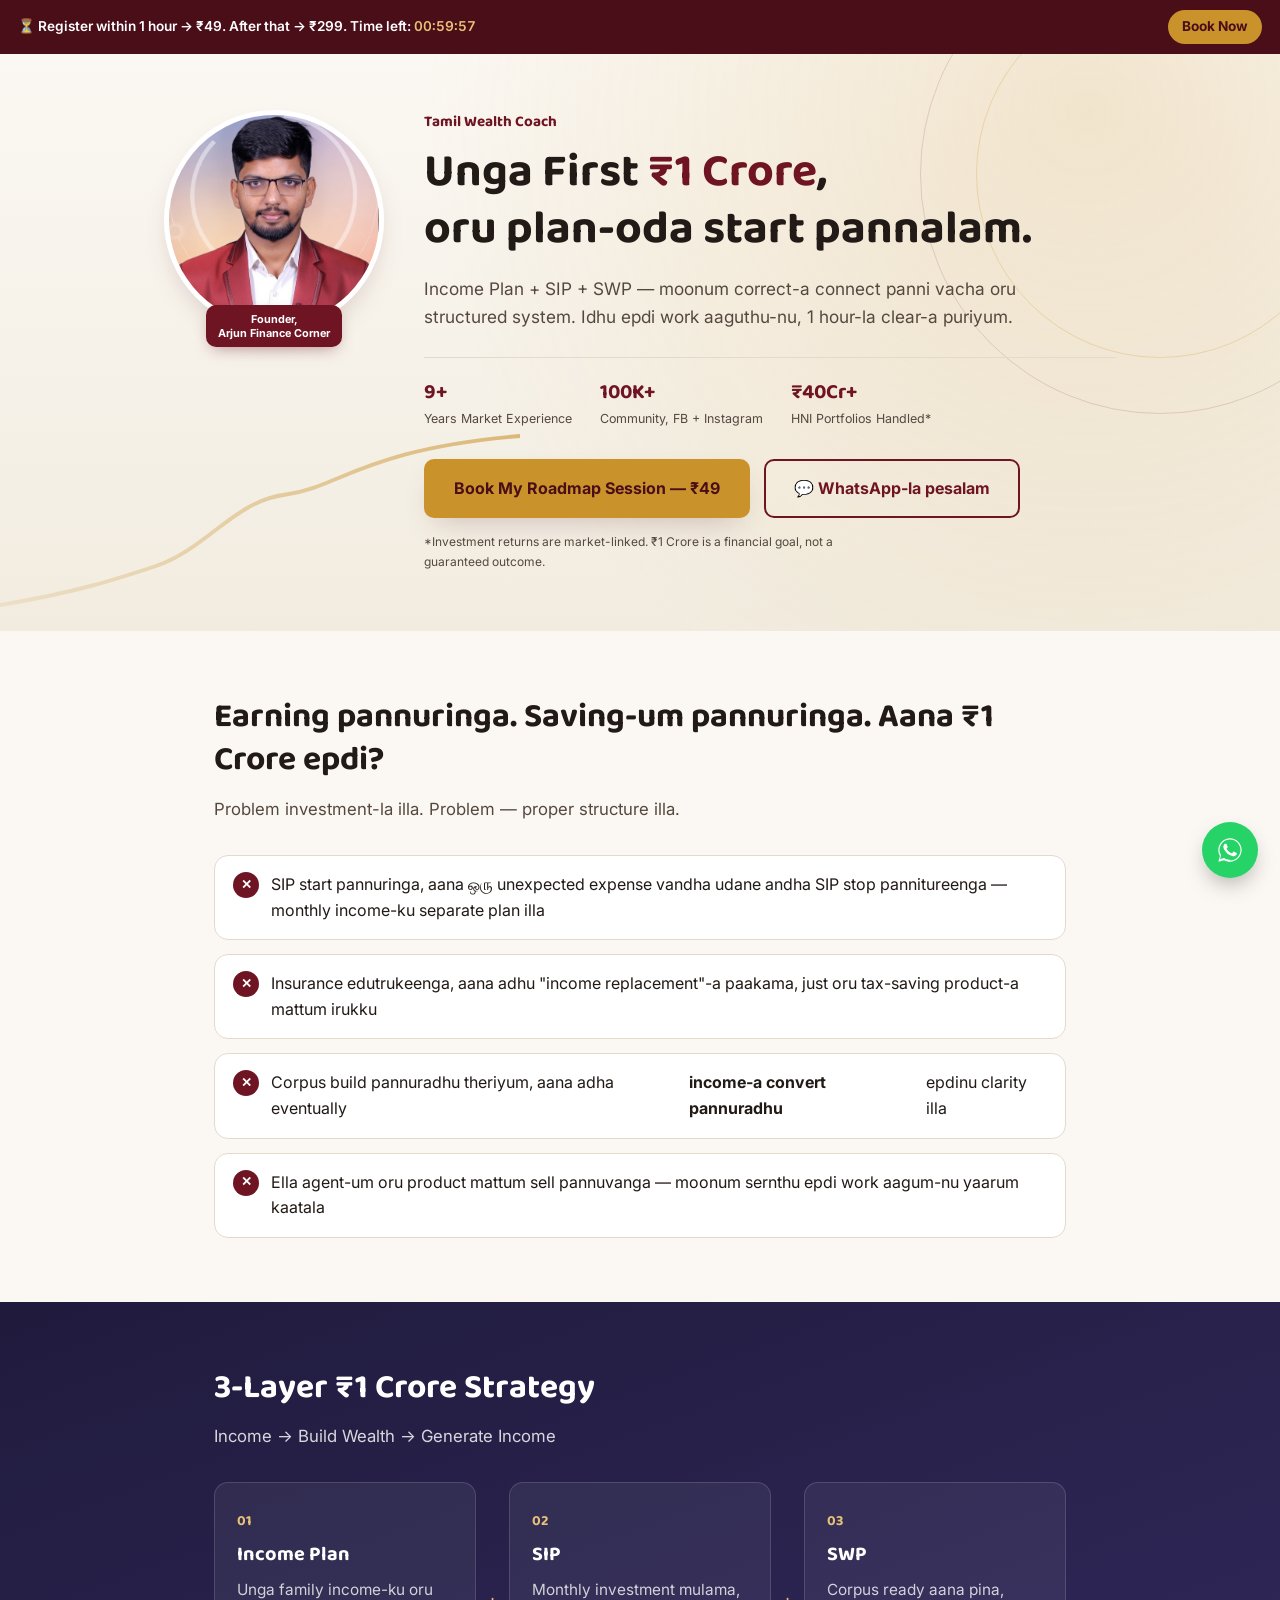
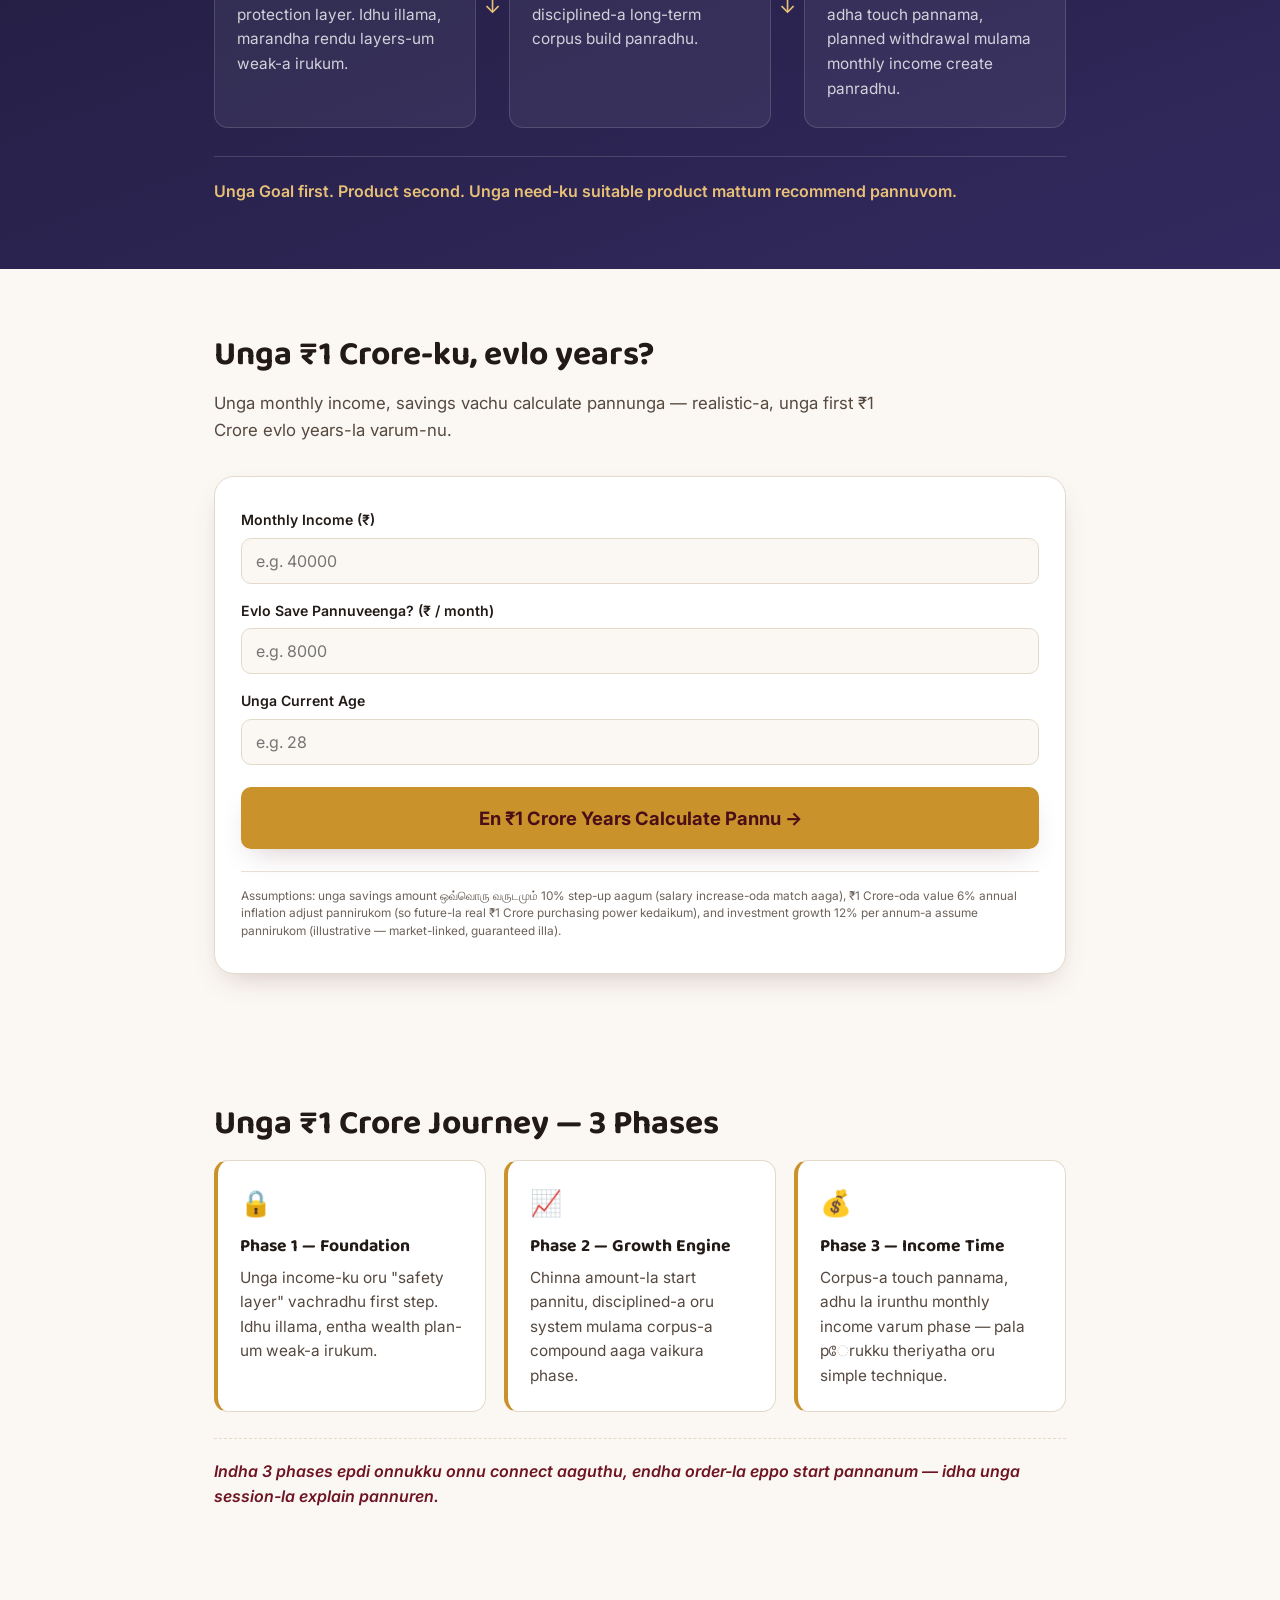
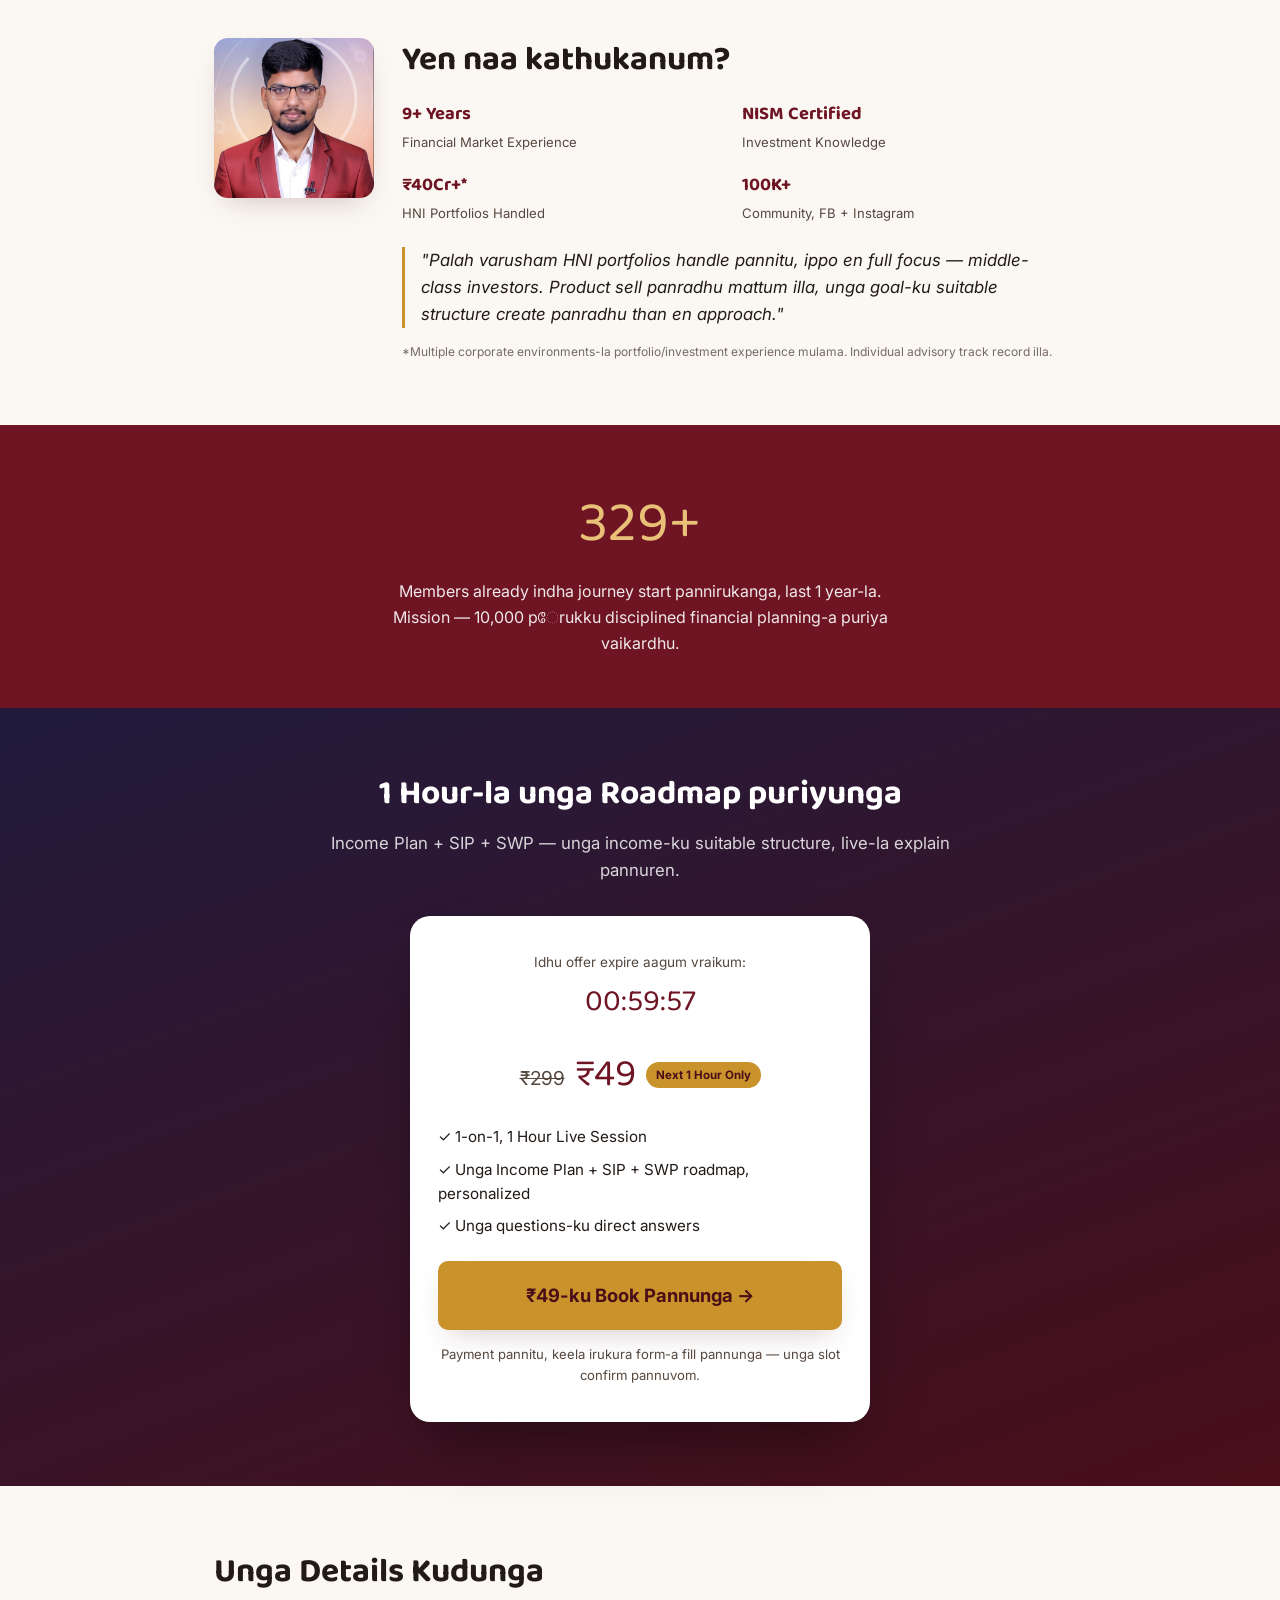
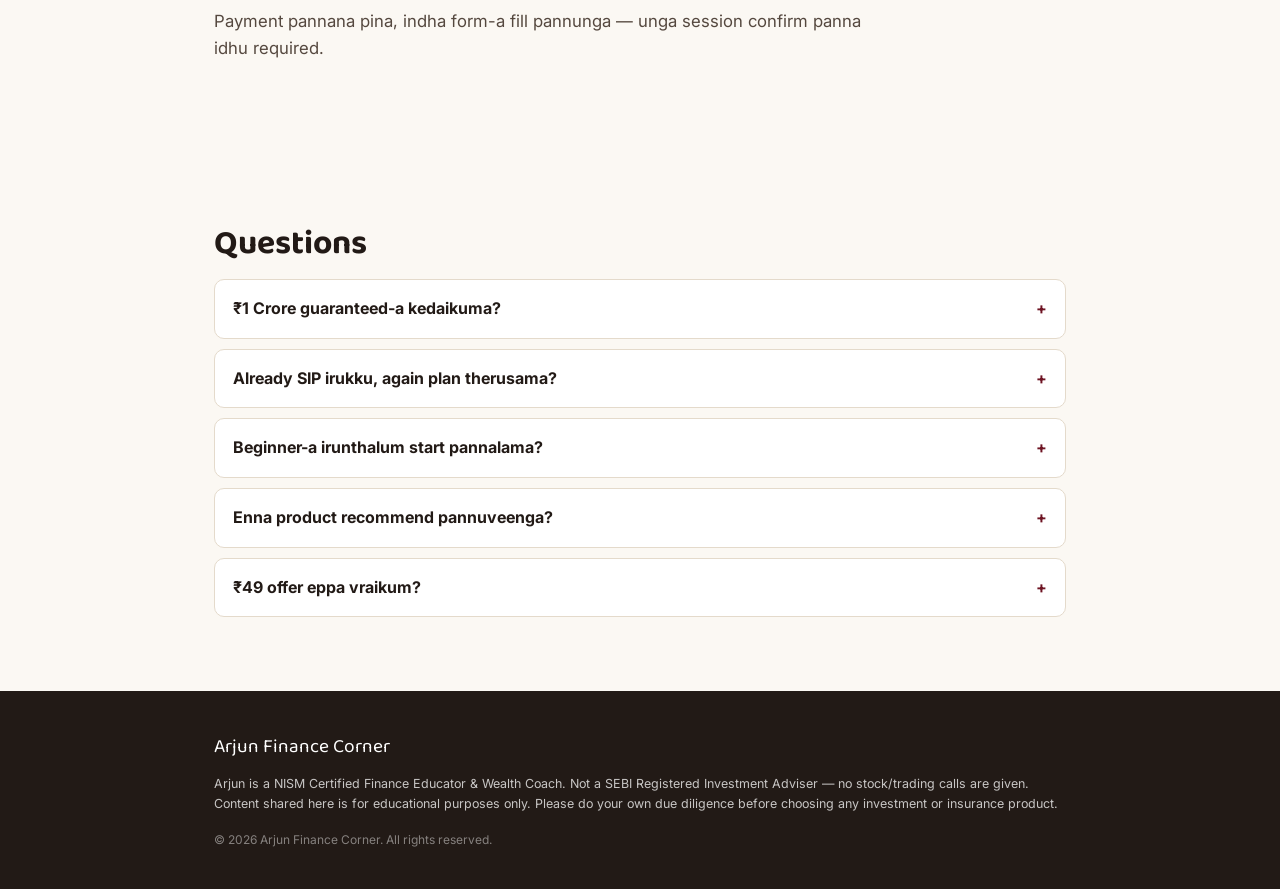
<file: index.html>
<!DOCTYPE html>
<html lang="en">
<head>
<meta charset="UTF-8">
<meta name="viewport" content="width=device-width, initial-scale=1.0">
<title>Arjun Finance Corner — Your First ₹1 Crore Journey</title>
<meta name="description" content="Income Plan + SIP + SWP — 3 layers combined-a your first ₹1 Crore-ku oru structured plan. Founder, Arjun Finance Corner.">
<link rel="preconnect" href="https://fonts.googleapis.com">
<link rel="preconnect" href="https://fonts.gstatic.com" crossorigin>
<link href="https://fonts.googleapis.com/css2?family=Baloo+Thambi+2:wght@500;600;700;800&family=Inter:wght@400;500;600;700;800&display=swap" rel="stylesheet">
<link rel="stylesheet" href="style.css">
</head>
<body>

<!-- ===== STICKY URGENCY STRIP ===== -->
<div class="urgency-strip" id="urgencyStrip">
  <span class="urgency-strip__text">⏳ Register within 1 hour → ₹49. After that → <span id="stripPriceAfter">₹299</span>. Time left: <span id="stripTimer">--:--:--</span></span>
  <a href="#offer" class="urgency-strip__cta">Book Now</a>
</div>

<!-- ===== HERO ===== -->
<header class="hero">
  <div class="hero__bg-ring" aria-hidden="true"></div>
  <svg class="hero__growth-line" viewBox="0 0 400 160" aria-hidden="true">
    <path d="M0,140 C60,130 90,120 120,110 C160,96 180,60 220,55 C260,50 280,20 400,10" stroke="url(#goldGrad)" stroke-width="3" fill="none" stroke-linecap="round"/>
    <defs>
      <linearGradient id="goldGrad" x1="0" y1="0" x2="1" y2="0">
        <stop offset="0%" stop-color="#C9922B" stop-opacity="0.15"/>
        <stop offset="100%" stop-color="#C9922B" stop-opacity="0.65"/>
      </linearGradient>
    </defs>
  </svg>
  <div class="hero__inner">
    <div class="hero__photo-wrap">
      <img src="asserts/arjun-photo.jpg" alt="Arjun — Founder, Arjun Finance Corner" class="hero__photo">
      <div class="hero__badge">Founder,<br>Arjun Finance Corner</div>
    </div>
    <div class="hero__content">
      <p class="hero__kicker">Tamil Wealth Coach</p>
      <h1 class="hero__headline">Unga First <span class="hero__crore">₹1 Crore</span>,<br>oru plan-oda start pannalam.</h1>
      <p class="hero__sub">Income Plan + SIP + SWP — moonum correct-a connect panni vacha oru structured system. Idhu epdi work aaguthu-nu, 1 hour-la clear-a puriyum.</p>
      <div class="hero__stats">
        <div class="hero__stat"><strong>9+</strong><span>Years Market Experience</span></div>
        <div class="hero__stat"><strong>100K+</strong><span>Community, FB + Instagram</span></div>
        <div class="hero__stat"><strong>₹40Cr+</strong><span>HNI Portfolios Handled*</span></div>
      </div>
      <div class="hero__ctas">
        <a href="#offer" class="btn btn--primary">Book My Roadmap Session — ₹49</a>
        <a href="#" class="btn btn--ghost" id="whatsappCta">💬 WhatsApp-la pesalam</a>
      </div>
      <p class="hero__disclaimer">*Investment returns are market-linked. ₹1 Crore is a financial goal, not a guaranteed outcome.</p>
    </div>
  </div>
</header>

<!-- ===== PROBLEM ===== -->
<section class="section problem">
  <div class="section__inner">
    <h2 class="section__title">Earning pannuringa. Saving-um pannuringa. Aana ₹1 Crore epdi?</h2>
    <p class="section__lead">Problem investment-la illa. Problem — proper structure illa.</p>
    <ul class="problem__list">
      <li><span class="problem__mark">✕</span>SIP start pannuringa, aana ஒரு unexpected expense vandha udane andha SIP stop pannitureenga — monthly income-ku separate plan illa</li>
      <li><span class="problem__mark">✕</span>Insurance edutrukeenga, aana adhu "income replacement"-a paakama, just oru tax-saving product-a mattum irukku</li>
      <li><span class="problem__mark">✕</span>Corpus build pannuradhu theriyum, aana adha eventually <strong>income-a convert pannuradhu</strong> epdinu clarity illa</li>
      <li><span class="problem__mark">✕</span>Ella agent-um oru product mattum sell pannuvanga — moonum sernthu epdi work aagum-nu yaarum kaatala</li>
    </ul>
  </div>
</section>

<!-- ===== FRAMEWORK / SOLUTION ===== -->
<section class="section framework" id="framework">
  <div class="section__inner">
    <h2 class="section__title section__title--light">3-Layer ₹1 Crore Strategy</h2>
    <p class="section__lead section__lead--light">Income → Build Wealth → Generate Income</p>
    <div class="framework__grid">
      <div class="framework__card">
        <div class="framework__num">01</div>
        <h3>Income Plan</h3>
        <p>Unga family income-ku oru protection layer. Idhu illama, marandha rendu layers-um weak-a irukum.</p>
      </div>
      <div class="framework__arrow" aria-hidden="true">↓</div>
      <div class="framework__card">
        <div class="framework__num">02</div>
        <h3>SIP</h3>
        <p>Monthly investment mulama, disciplined-a long-term corpus build panradhu.</p>
      </div>
      <div class="framework__arrow" aria-hidden="true">↓</div>
      <div class="framework__card">
        <div class="framework__num">03</div>
        <h3>SWP</h3>
        <p>Corpus ready aana pina, adha touch pannama, planned withdrawal mulama monthly income create panradhu.</p>
      </div>
    </div>
    <p class="framework__note">Unga Goal first. Product second. Unga need-ku suitable product mattum recommend pannuvom.</p>
  </div>
</section>

<!-- ===== CALCULATOR ===== -->
<section class="section calculator" id="calculator">
  <div class="section__inner">
    <h2 class="section__title">Unga ₹1 Crore-ku, evlo years?</h2>
    <p class="section__lead">Unga monthly income, savings vachu calculate pannunga — realistic-a, unga first ₹1 Crore evlo years-la varum-nu.</p>

    <div class="calculator__card">
      <div class="calculator__inputs">
        <label class="calculator__field">
          <span>Monthly Income (₹)</span>
          <input type="number" id="calcIncome" placeholder="e.g. 40000" min="0">
        </label>
        <label class="calculator__field">
          <span>Evlo Save Pannuveenga? (₹ / month)</span>
          <input type="number" id="calcSavings" placeholder="e.g. 8000" min="0">
        </label>
        <label class="calculator__field">
          <span>Unga Current Age</span>
          <input type="number" id="calcAge" placeholder="e.g. 28" min="18" max="65">
        </label>
      </div>
      <button class="btn btn--primary btn--large" id="calcButton">En ₹1 Crore Years Calculate Pannu →</button>

      <div class="calculator__result" id="calcResult" hidden>
        <div class="calculator__result-main">
          <span class="calculator__result-number" id="calcYears">--</span>
          <span class="calculator__result-label">years work pannina, unga ₹1 Crore reach aagum</span>
        </div>
        <p class="calculator__result-sub" id="calcAgeText"></p>
        <p class="calculator__result-cta">Idha faster-a achieve panna, unga structure-la enna change pannanum-nu — session-la personally kaatren.</p>
        <a href="#offer" class="btn btn--ghost calculator__result-btn">En Roadmap Book Pannu — ₹49</a>
      </div>

      <p class="calculator__assumptions">
        Assumptions: unga savings amount ஒவ்வொரு வருடமும் 10% step-up aagum (salary increase-oda match aaga), ₹1 Crore-oda value 6% annual inflation adjust pannirukom (so future-la real ₹1 Crore purchasing power kedaikum), and investment growth 12% per annum-a assume pannirukom (illustrative — market-linked, guaranteed illa).
      </p>
    </div>
  </div>
</section>

<!-- ===== ROADMAP (curiosity, not full reveal) ===== -->
<section class="section roadmap">
  <div class="section__inner">
    <h2 class="section__title">Unga ₹1 Crore Journey — 3 Phases</h2>
    <div class="roadmap__grid">
      <div class="roadmap__phase">
        <span class="roadmap__icon">🔒</span>
        <h3>Phase 1 — Foundation</h3>
        <p>Unga income-ku oru "safety layer" vachradhu first step. Idhu illama, entha wealth plan-um weak-a irukum.</p>
      </div>
      <div class="roadmap__phase">
        <span class="roadmap__icon">📈</span>
        <h3>Phase 2 — Growth Engine</h3>
        <p>Chinna amount-la start pannitu, disciplined-a oru system mulama corpus-a compound aaga vaikura phase.</p>
      </div>
      <div class="roadmap__phase">
        <span class="roadmap__icon">💰</span>
        <h3>Phase 3 — Income Time</h3>
        <p>Corpus-a touch pannama, adhu la irunthu monthly income varum phase — pala pேrukku theriyatha oru simple technique.</p>
      </div>
    </div>
    <p class="roadmap__hook">Indha 3 phases epdi onnukku onnu connect aaguthu, endha order-la eppo start pannanum — idha unga session-la explain pannuren.</p>
  </div>
</section>

<!-- ===== AUTHORITY ===== -->
<section class="section authority">
  <div class="section__inner authority__inner">
    <img src="asserts/arjun-photo.jpg" alt="Arjun" class="authority__photo">
    <div class="authority__content">
      <h2 class="section__title">Yen naa kathukanum?</h2>
      <div class="authority__grid">
        <div class="authority__stat"><strong>9+ Years</strong><span>Financial Market Experience</span></div>
        <div class="authority__stat"><strong>NISM Certified</strong><span>Investment Knowledge</span></div>
        <div class="authority__stat"><strong>₹40Cr+*</strong><span>HNI Portfolios Handled</span></div>
        <div class="authority__stat"><strong>100K+</strong><span>Community, FB + Instagram</span></div>
      </div>
      <p class="authority__story">"Palah varusham HNI portfolios handle pannitu, ippo en full focus — middle-class investors. Product sell panradhu mattum illa, unga goal-ku suitable structure create panradhu than en approach."</p>
      <p class="authority__fine">*Multiple corporate environments-la portfolio/investment experience mulama. Individual advisory track record illa.</p>
    </div>
  </div>
</section>

<!-- ===== MISSION ===== -->
<section class="section mission">
  <div class="section__inner mission__inner">
    <div class="mission__number">329+</div>
    <p class="mission__text">Members already indha journey start pannirukanga, last 1 year-la. Mission — 10,000 pேrukku disciplined financial planning-a puriya vaikardhu.</p>
  </div>
</section>

<!-- ===== OFFER / CTA ===== -->
<section class="section offer" id="offer">
  <div class="section__inner offer__inner">
    <h2 class="section__title section__title--light">1 Hour-la unga Roadmap puriyunga</h2>
    <p class="section__lead section__lead--light">Income Plan + SIP + SWP — unga income-ku suitable structure, live-la explain pannuren.</p>

    <div class="offer__card">
      <div class="offer__timer">
        <p class="offer__timer-label">Idhu offer expire aagum vraikum:</p>
        <div class="offer__timer-count" id="offerTimer">--:--:--</div>
      </div>
      <div class="offer__price">
        <span class="offer__price-old">₹299</span>
        <span class="offer__price-new">₹49</span>
        <span class="offer__price-tag">Next 1 Hour Only</span>
      </div>
      <ul class="offer__includes">
        <li>✓ 1-on-1, 1 Hour Live Session</li>
        <li>✓ Unga Income Plan + SIP + SWP roadmap, personalized</li>
        <li>✓ Unga questions-ku direct answers</li>
      </ul>
      <a href="https://rzp.io/rzp/xrOx9kT" target="_blank" rel="noopener" class="btn btn--primary btn--large">₹49-ku Book Pannunga →</a>
      <p class="offer__note">Payment pannitu, keela irukura form-a fill pannunga — unga slot confirm pannuvom.</p>
    </div>
  </div>
</section>

<!-- ===== LEAD FORM ===== -->
<section class="section lead-form" id="register">
  <div class="section__inner">
    <h2 class="section__title">Unga Details Kudunga</h2>
    <p class="section__lead">Payment pannana pina, indha form-a fill pannunga — unga session confirm panna idhu required.</p>

    <!--
      GOOGLE FORM EMBED — REPLACE THIS
      ---------------------------------
      1. Create a Google Form with fields: Name, Phone Number, Age, Yearly Investable Amount
      2. Link the form's responses to a Google Sheet (Responses tab -> link to Sheets icon)
      3. Get the form's embed link: Send -> <> (embed) -> copy the src URL
      4. Paste that URL below, replacing YOUR_GOOGLE_FORM_EMBED_URL

      Alternative: if you're collecting details via Razorpay itself (custom fields
      on the payment page), you can remove this whole iframe block and instead
      link straight to your Razorpay page from the Offer section above.
    -->
  <!--  <div class="lead-form__frame-wrap">
      <iframe src="YOUR_GOOGLE_FORM_EMBED_URL" width="100%" height="700" frameborder="0" title="Registration Form">Loading form…</iframe>
    </div> 
    -->
  </div>
</section>

<!-- ===== FAQ ===== -->
<section class="section faq">
  <div class="section__inner">
    <h2 class="section__title">Questions</h2>
    <details class="faq__item">
      <summary>₹1 Crore guaranteed-a kedaikuma?</summary>
      <p>Illa. ₹1 Crore oru financial goal. Actual outcome investment performance, contributions, time matrum vera factors-a depend pannirukum.</p>
    </details>
    <details class="faq__item">
      <summary>Already SIP irukku, again plan therusama?</summary>
      <p>Existing investments-a review pannitu, avanga unga goal-ku align aagurangala-nu paakalam.</p>
    </details>
    <details class="faq__item">
      <summary>Beginner-a irunthalum start pannalama?</summary>
      <p>Yes. Unga current financial position matrum goal-oda base pannitu plan build pannalam.</p>
    </details>
    <details class="faq__item">
      <summary>Enna product recommend pannuveenga?</summary>
      <p>Unga goal matrum suitability-a base pannitu, appropriate options mattum consider pannuvom.</p>
    </details>
    <details class="faq__item">
      <summary>₹49 offer eppa vraikum?</summary>
      <p>Neenga page open pannina 1 hour-ku ulla register pannina ₹49. Adhukku aprom regular price ₹299 apply aagum.</p>
    </details>
  </div>
</section>

<!-- ===== FOOTER ===== -->
<footer class="footer">
  <div class="section__inner footer__inner">
    <p class="footer__brand">Arjun Finance Corner</p>
    <p class="footer__disclaimer">Arjun is a NISM Certified Finance Educator &amp; Wealth Coach. Not a SEBI Registered Investment Adviser — no stock/trading calls are given. Content shared here is for educational purposes only. Please do your own due diligence before choosing any investment or insurance product.</p>
    <p class="footer__copy">© <span id="year"></span> Arjun Finance Corner. All rights reserved.</p>
  </div>
</footer>

<!-- ===== FLOATING WHATSAPP BUTTON ===== -->
<a href="#" id="whatsappFloat" class="whatsapp-float" target="_blank" rel="noopener" aria-label="Chat on WhatsApp">
  <svg viewBox="0 0 24 24" width="28" height="28" fill="white"><path d="M17.5 14.4c-.3-.1-1.7-.9-2-1-.3-.1-.5-.1-.7.1-.2.3-.8 1-.9 1.2-.2.2-.3.2-.6.1-.3-.1-1.3-.5-2.4-1.5-.9-.8-1.5-1.8-1.7-2.1-.2-.3 0-.5.1-.6.1-.1.3-.3.4-.5.1-.2.2-.3.3-.5.1-.2 0-.4 0-.5C10 9 9.4 7.6 9.1 7c-.2-.5-.4-.4-.6-.4h-.5c-.2 0-.5.1-.7.3-.2.3-1 1-1 2.4s1 2.8 1.1 3c.1.2 2 3.1 4.9 4.3.7.3 1.2.5 1.6.6.7.2 1.3.2 1.8.1.5-.1 1.7-.7 2-1.4.2-.7.2-1.2.1-1.3-.1-.1-.3-.2-.6-.3z"/><path d="M12 2C6.5 2 2 6.5 2 12c0 1.9.5 3.6 1.4 5.2L2 22l4.9-1.3c1.5.8 3.3 1.3 5.1 1.3 5.5 0 10-4.5 10-10S17.5 2 12 2zm0 18.3c-1.7 0-3.3-.5-4.7-1.3l-.3-.2-3.5 1 .9-3.4-.2-.4C3.5 14.6 3 13.3 3 12 3 7.1 7.1 3 12 3s9 4.1 9 9-4.1 9-9 9z"/></svg>
</a>

<script src="script.js"></script>
<script>document.getElementById('year').textContent = new Date().getFullYear();</script>
</body>
</html>
</file>
<file: style.css>
/* ===================================================================
   ARJUN FINANCE CORNER — Landing Page
   Palette: maroon (from brand blazer) + gold (wealth/Tamil festive cue)
             on warm ivory, with deep indigo for the framework section.
=================================================================== */

:root{
  --maroon: #6E1423;
  --maroon-dark: #4A0E18;
  --gold: #C9922B;
  --gold-light: #E8C077;
  --indigo: #201B3D;
  --indigo-light: #322A5E;
  --ivory: #FBF8F3;
  --ivory-deep: #F2ECE0;
  --ink: #221A16;
  --ink-soft: #55483F;
  --line: #E4DACB;
  --white: #FFFFFF;

  --font-head: 'Baloo Thambi 2', sans-serif;
  --font-body: 'Inter', sans-serif;

  --radius: 14px;
  --shadow: 0 12px 30px -12px rgba(74,14,24,0.25);
}

*{box-sizing:border-box; margin:0; padding:0;}

html{scroll-behavior:smooth;}

body{
  font-family: var(--font-body);
  color: var(--ink);
  background: var(--ivory);
  line-height: 1.6;
  -webkit-font-smoothing: antialiased;
}

h1,h2,h3{ font-family: var(--font-head); font-weight: 700; color: var(--ink); }

.section__inner{
  max-width: 900px;
  margin: 0 auto;
  padding: 64px 24px;
}

.section__title{
  font-size: clamp(1.5rem, 4vw, 2.1rem);
  line-height: 1.3;
  margin-bottom: 14px;
}
.section__title--light{ color: var(--white); }

.section__lead{
  font-size: 1.05rem;
  color: var(--ink-soft);
  margin-bottom: 32px;
  max-width: 60ch;
}
.section__lead--light{ color: rgba(255,255,255,0.82); }

/* ---------- Buttons ---------- */
.btn{
  display:inline-block;
  font-family: var(--font-body);
  font-weight: 700;
  font-size: 1rem;
  text-decoration:none;
  padding: 15px 28px;
  border-radius: 10px;
  transition: transform .15s ease, box-shadow .15s ease;
  border: 2px solid transparent;
}
.btn:hover{ transform: translateY(-2px); }
.btn--primary{
  background: var(--gold);
  color: var(--maroon-dark);
  box-shadow: var(--shadow);
}
.btn--primary:hover{ box-shadow: 0 16px 34px -10px rgba(201,146,43,0.5); }
.btn--ghost{
  background: transparent;
  border-color: rgba(255,255,255,0.55);
  color: var(--white);
}
.btn--large{ font-size: 1.15rem; padding: 18px 36px; width: 100%; text-align:center; }

/* ---------- Urgency strip ---------- */
.urgency-strip{
  position: sticky; top:0; z-index: 50;
  background: var(--maroon-dark);
  color: var(--white);
  display:flex; align-items:center; justify-content:space-between; gap:12px;
  padding: 10px 18px;
  font-size: 0.85rem;
}
.urgency-strip__text{ font-weight:600; }
#stripTimer{ color: var(--gold-light); font-variant-numeric: tabular-nums; }
.urgency-strip__cta{
  background: var(--gold); color: var(--maroon-dark);
  padding: 6px 14px; border-radius: 20px; font-weight:700;
  text-decoration:none; white-space:nowrap;
}

/* ---------- Hero ---------- */
.hero{
  position: relative;
  background:
    radial-gradient(circle at 85% 10%, rgba(201,146,43,0.18), transparent 55%),
    linear-gradient(180deg, var(--ivory) 0%, var(--ivory-deep) 100%);
  overflow: hidden;
  padding-bottom: 20px;
}
.hero__bg-ring{
  position: absolute;
  right: -120px; top: -120px;
  width: 480px; height: 480px;
  border: 1.5px solid rgba(110,20,35,0.15);
  border-radius: 50%;
}
.hero__bg-ring::before{
  content:"";
  position:absolute; inset: 55px;
  border: 1.5px solid rgba(201,146,43,0.25);
  border-radius: 50%;
}
.hero__growth-line{
  position:absolute; left:0; bottom:0; width: 55%; max-width: 520px; height:auto;
  opacity: 0.9;
  pointer-events:none;
}
@keyframes heroRise{
  from{ opacity:0; transform: translateY(14px); }
  to{ opacity:1; transform: translateY(0); }
}
.hero__content > *{ animation: heroRise 0.7s ease both; }
.hero__content > *:nth-child(2){ animation-delay: 0.06s; }
.hero__content > *:nth-child(3){ animation-delay: 0.12s; }
.hero__content > *:nth-child(4){ animation-delay: 0.18s; }
.hero__content > *:nth-child(5){ animation-delay: 0.24s; }
.hero__content > *:nth-child(6){ animation-delay: 0.30s; }
@media (prefers-reduced-motion: reduce){
  .hero__content > *{ animation: none; }
}
.hero__inner{
  position: relative;
  max-width: 1000px;
  margin: 0 auto;
  padding: 56px 24px 40px;
  display:grid;
  grid-template-columns: 220px 1fr;
  gap: 40px;
  align-items:start;
}
.hero__photo-wrap{ position: relative; }
.hero__photo{
  width: 100%;
  aspect-ratio: 1/1;
  object-fit: cover;
  border-radius: 50%;
  border: 5px solid var(--white);
  box-shadow: var(--shadow);
}
.hero__badge{
  position:absolute; bottom:-10px; left:50%; transform:translateX(-50%);
  background: var(--maroon);
  color: var(--white);
  font-size: 0.68rem; font-weight:700; text-align:center; line-height:1.3;
  padding: 7px 12px; border-radius: 10px;
  white-space:nowrap;
  box-shadow: 0 6px 16px -6px rgba(110,20,35,0.5);
}
.hero__kicker{
  font-family: var(--font-head);
  color: var(--maroon);
  font-weight: 700;
  font-size: 0.95rem;
  margin-bottom: 10px;
}
.hero__headline{
  font-size: clamp(1.9rem, 5vw, 2.9rem);
  line-height: 1.22;
  margin-bottom: 18px;
}
.hero__crore{ color: var(--maroon); }
.hero__sub{
  color: var(--ink-soft);
  font-size: 1.08rem;
  max-width: 56ch;
  margin-bottom: 26px;
}
.hero__stats{
  display:flex; gap: 28px; flex-wrap: wrap;
  margin-bottom: 30px;
  padding-top: 18px;
  border-top: 1px solid var(--line);
}
.hero__stat{ display:flex; flex-direction:column; }
.hero__stat strong{ font-family: var(--font-head); font-size: 1.3rem; color: var(--maroon); }
.hero__stat span{ font-size: 0.78rem; color: var(--ink-soft); }
.hero__ctas{ display:flex; gap:14px; flex-wrap:wrap; margin-bottom: 14px; }
.hero__ctas .btn--ghost{ color: var(--maroon); border-color: var(--maroon); }
.hero__disclaimer{ font-size: 0.75rem; color: var(--ink-soft); opacity: 0.8; max-width: 56ch; }

/* ---------- Problem ---------- */
.problem__list{ list-style:none; display:grid; gap: 14px; }
.problem__list li{
  display:flex; gap: 12px; align-items:flex-start;
  background: var(--white);
  border: 1px solid var(--line);
  border-radius: var(--radius);
  padding: 16px 18px;
  font-size: 1rem;
}
.problem__mark{
  flex-shrink:0;
  width: 26px; height:26px;
  background: var(--maroon);
  color: var(--white);
  border-radius: 50%;
  display:flex; align-items:center; justify-content:center;
  font-size: 0.8rem; font-weight:700;
}

/* ---------- Framework (dark) ---------- */
.framework{
  background: linear-gradient(160deg, var(--indigo) 0%, var(--indigo-light) 100%);
  color: var(--white);
}
.framework__grid{
  display:grid;
  grid-template-columns: 1fr;
  gap: 8px;
  margin: 24px 0 28px;
}
.framework__card{
  background: rgba(255,255,255,0.06);
  border: 1px solid rgba(255,255,255,0.14);
  border-radius: var(--radius);
  padding: 26px 22px;
}
.framework__num{
  font-family: var(--font-head);
  color: var(--gold-light);
  font-size: 0.9rem;
  font-weight:700;
  margin-bottom: 6px;
}
.framework__card h3{ color: var(--white); font-size: 1.25rem; margin-bottom: 8px; }
.framework__card p{ color: rgba(255,255,255,0.78); font-size: 0.96rem; }
.framework__arrow{ text-align:center; color: var(--gold-light); font-size: 1.3rem; }
.framework__note{
  font-size: 1rem; font-weight:600; color: var(--gold-light);
  border-top: 1px solid rgba(255,255,255,0.15);
  padding-top: 22px;
}

/* ---------- Calculator ---------- */
.calculator__card{
  background: var(--white);
  border: 1px solid var(--line);
  border-radius: 20px;
  padding: 32px 26px;
  box-shadow: var(--shadow);
}
.calculator__inputs{
  display:grid; gap: 16px;
  margin-bottom: 22px;
}
.calculator__field{ display:flex; flex-direction:column; gap:6px; }
.calculator__field span{ font-size: 0.88rem; font-weight:600; color: var(--ink); }
.calculator__field input{
  font-family: var(--font-body);
  font-size: 1rem;
  padding: 12px 14px;
  border: 1.5px solid var(--line);
  border-radius: 10px;
  background: var(--ivory);
  color: var(--ink);
}
.calculator__field input:focus{
  outline: none;
  border-color: var(--maroon);
}
.calculator__result{
  margin-top: 26px;
  padding-top: 24px;
  border-top: 1px dashed var(--line);
  text-align:center;
}
.calculator__result-main{
  display:flex; flex-direction:column; align-items:center; gap:4px;
  margin-bottom: 10px;
}
.calculator__result-number{
  font-family: var(--font-head);
  font-size: 3rem;
  color: var(--maroon);
  line-height:1;
}
.calculator__result-label{ font-size: 0.92rem; color: var(--ink-soft); max-width: 32ch; }
.calculator__result-sub{ font-size: 0.9rem; color: var(--ink-soft); margin-bottom: 14px; }
.calculator__result-cta{ font-size: 0.95rem; font-weight:600; color: var(--ink); margin-bottom: 16px; }
.calculator__result-btn{ color: var(--maroon); border-color: var(--maroon); }
.calculator__assumptions{
  font-size: 0.74rem; color: var(--ink-soft); opacity:0.85;
  margin-top: 22px; padding-top: 16px; border-top: 1px solid var(--line);
  line-height:1.5;
}

/* ---------- Roadmap ---------- */
.roadmap__grid{
  display:grid; gap: 18px;
  margin-bottom: 26px;
}
.roadmap__phase{
  background: var(--white);
  border: 1px solid var(--line);
  border-left: 4px solid var(--gold);
  border-radius: var(--radius);
  padding: 22px;
  transition: transform .18s ease, box-shadow .18s ease;
}
.roadmap__phase:hover{
  transform: translateY(-4px);
  box-shadow: var(--shadow);
}
.roadmap__icon{ font-size: 1.6rem; display:block; margin-bottom: 8px; }
.roadmap__phase h3{ font-size: 1.1rem; margin-bottom: 6px; }
.roadmap__phase p{ color: var(--ink-soft); font-size: 0.96rem; }
.roadmap__hook{
  font-style: italic;
  color: var(--maroon);
  font-weight: 600;
  border-top: 1px dashed var(--line);
  padding-top: 20px;
}

/* ---------- Authority ---------- */
.authority__inner{
  display:grid; grid-template-columns: 160px 1fr; gap: 28px; align-items:start;
}
.authority__photo{
  width:100%; aspect-ratio: 1/1; object-fit:cover;
  border-radius: var(--radius);
  box-shadow: var(--shadow);
}
.authority__grid{
  display:grid; grid-template-columns: 1fr 1fr; gap: 16px;
  margin: 18px 0 22px;
}
.authority__stat strong{ display:block; font-family: var(--font-head); color: var(--maroon); font-size:1.15rem; }
.authority__stat span{ font-size: 0.82rem; color: var(--ink-soft); }
.authority__story{
  font-size: 1.05rem; font-style: italic; color: var(--ink);
  border-left: 3px solid var(--gold);
  padding-left: 16px;
  margin-bottom: 14px;
}
.authority__fine{ font-size: 0.75rem; color: var(--ink-soft); opacity:0.8; }

/* ---------- Mission ---------- */
.mission{ background: var(--maroon); color: var(--white); }
.mission__inner{ text-align:center; padding: 52px 24px; }
.mission__number{
  font-family: var(--font-head);
  font-size: clamp(2.6rem, 8vw, 3.6rem);
  color: var(--gold-light);
}
.mission__text{ max-width: 50ch; margin: 10px auto 0; color: rgba(255,255,255,0.9); }

/* ---------- Offer ---------- */
.offer{
  background: linear-gradient(160deg, var(--indigo) 0%, var(--maroon-dark) 100%);
}
.offer__inner{ text-align:center; }
.offer__inner .section__lead{ margin-left:auto; margin-right:auto; }
.offer__card{
  background: var(--white);
  border-radius: 20px;
  padding: 36px 28px;
  max-width: 460px;
  margin: 0 auto;
  box-shadow: 0 30px 60px -20px rgba(0,0,0,0.45);
}
.offer__timer-label{ font-size: 0.85rem; color: var(--ink-soft); margin-bottom:4px; }
.offer__timer-count{
  font-family: var(--font-head);
  font-size: 1.9rem;
  color: var(--maroon);
  font-variant-numeric: tabular-nums;
  margin-bottom: 18px;
}
.offer__price{ display:flex; align-items:baseline; justify-content:center; gap:10px; margin-bottom: 20px; }
.offer__price-old{ text-decoration: line-through; color: var(--ink-soft); font-size:1.2rem; }
.offer__price-new{ font-family: var(--font-head); font-size: 2.4rem; color: var(--maroon); }
.offer__price-tag{ background: var(--gold); color: var(--maroon-dark); font-size:0.72rem; font-weight:700; padding: 4px 10px; border-radius: 20px; align-self:center; }
.offer__includes{ list-style:none; text-align:left; margin-bottom: 22px; display:grid; gap:8px; }
.offer__includes li{ font-size: 0.95rem; color: var(--ink); }
.offer__note{ font-size: 0.82rem; color: var(--ink-soft); margin-top: 14px; }

/* ---------- Lead form ---------- */
.lead-form__frame-wrap{
  border: 1px solid var(--line);
  border-radius: var(--radius);
  overflow: hidden;
  background: var(--white);
}
.lead-form iframe{ display:block; }

/* ---------- FAQ ---------- */
.faq__item{
  background: var(--white);
  border: 1px solid var(--line);
  border-radius: 10px;
  padding: 16px 18px;
  margin-bottom: 10px;
}
.faq__item summary{
  cursor:pointer; font-weight:700; font-size: 1rem;
  list-style: none;
}
.faq__item summary::-webkit-details-marker{ display:none; }
.faq__item summary::after{ content:"+"; float:right; color: var(--maroon); font-weight:700; }
.faq__item[open] summary::after{ content:"–"; }
.faq__item p{ margin-top: 10px; color: var(--ink-soft); font-size: 0.95rem; }

/* ---------- Footer ---------- */
.footer{ background: var(--ink); color: rgba(255,255,255,0.75); }
.footer__inner{ padding: 40px 24px; }
.footer__brand{ font-family: var(--font-head); color: var(--white); font-size: 1.2rem; margin-bottom: 12px; }
.footer__disclaimer{ font-size: 0.78rem; line-height:1.6; margin-bottom: 16px; }
.footer__copy{ font-size: 0.75rem; opacity: 0.6; }

/* ---------- WhatsApp float ---------- */
.whatsapp-float{
  position: fixed; bottom: 22px; right: 22px; z-index: 60;
  width: 56px; height:56px; border-radius:50%;
  background: #25D366;
  display:flex; align-items:center; justify-content:center;
  box-shadow: 0 10px 24px -8px rgba(0,0,0,0.4);
}

/* ---------- Responsive ---------- */
@media (min-width: 720px){
  .framework__grid{ grid-template-columns: 1fr auto 1fr auto 1fr; align-items:stretch; }
  .framework__arrow{ align-self:center; }
  .roadmap__grid{ grid-template-columns: repeat(3, 1fr); }
}
@media (max-width: 620px){
  .hero__inner{ grid-template-columns: 1fr; text-align:center; }
  .hero__photo-wrap{ width: 160px; margin: 0 auto; }
  .hero__stats{ justify-content:center; }
  .hero__ctas{ justify-content:center; }
  .authority__inner{ grid-template-columns: 1fr; text-align:center; }
  .authority__photo{ width: 140px; margin: 0 auto; }
  .authority__story{ text-align:left; }
  .urgency-strip{ flex-direction:column; text-align:center; gap:6px; }
}

@media (prefers-reduced-motion: reduce){
  html{ scroll-behavior:auto; }
  .btn{ transition:none; }
}

/* Visible keyboard focus */
a:focus-visible, button:focus-visible, summary:focus-visible{
  outline: 3px solid var(--gold);
  outline-offset: 2px;
}

/* ---------- Thank-you page ---------- */
.ty{
  min-height: 100vh;
  display:flex; align-items:center; justify-content:center;
  background: linear-gradient(160deg, var(--indigo) 0%, var(--maroon-dark) 100%);
  padding: 40px 20px;
}
.ty__card{
  background: var(--white);
  border-radius: 22px;
  max-width: 460px;
  width: 100%;
  padding: 40px 30px;
  text-align: center;
  box-shadow: 0 30px 70px -20px rgba(0,0,0,0.5);
}
.ty__photo{
  width: 76px; height: 76px; border-radius:50%; object-fit:cover;
  border: 3px solid var(--gold);
  margin-bottom: 14px;
}
.ty__check{
  width: 52px; height:52px; border-radius:50%;
  background: var(--gold);
  color: var(--maroon-dark);
  font-size: 1.6rem; font-weight:800;
  display:flex; align-items:center; justify-content:center;
  margin: 0 auto 16px;
}
.ty__title{ font-size: 1.6rem; margin-bottom: 10px; }
.ty__sub{ color: var(--ink-soft); font-size: 0.98rem; margin-bottom: 26px; }
.ty__next{ text-align:left; background: var(--ivory); border-radius: 12px; padding: 18px 20px; margin-bottom: 24px; }
.ty__next h2{ font-size: 1rem; margin-bottom: 10px; }
.ty__next ol{ padding-left: 18px; color: var(--ink-soft); font-size: 0.92rem; display:grid; gap: 8px; }
.ty__wa-btn{ width:100%; text-align:center; margin-bottom: 18px; }
.ty__help{ font-size: 0.85rem; color: var(--ink-soft); }
.ty__help a{ color: var(--maroon); font-weight:600; }
</file>
